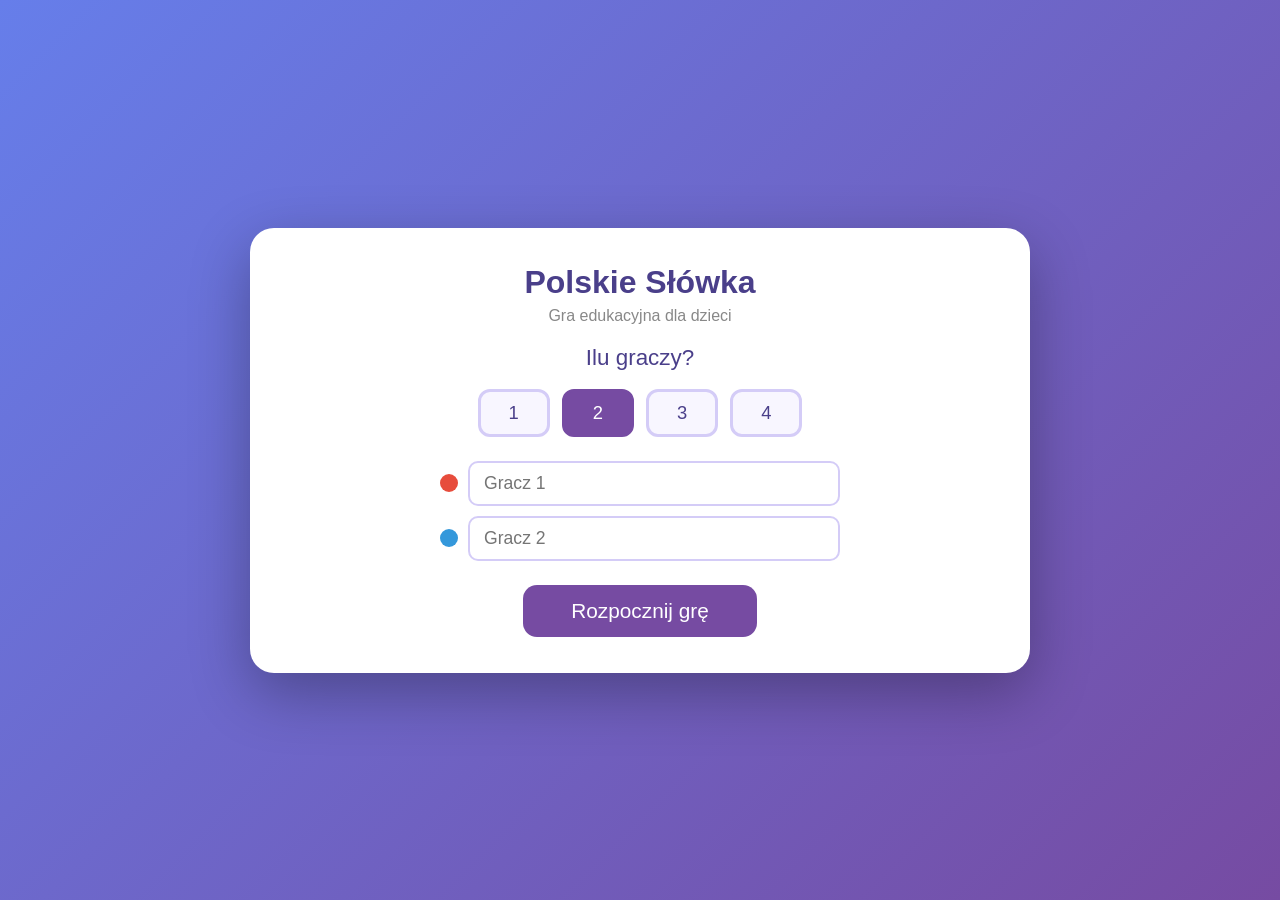
<file: index.html>
<!DOCTYPE html>
<html lang="pl">
<head>
    <meta charset="UTF-8">
    <meta name="viewport" content="width=device-width, initial-scale=1.0">
    <title>Polskie Słówka - Gra Edukacyjna</title>
    <link rel="stylesheet" href="style.css">
</head>
<body>
<div class="game-container">

    <!-- ═══ EKRAN USTAWIEŃ ═══ -->
    <div id="setup-screen" class="screen active">
        <h1>Polskie Słówka</h1>
        <p class="subtitle">Gra edukacyjna dla dzieci</p>

        <p class="setup-title">Ilu graczy?</p>
        <div class="player-count-btns" id="count-btns">
            <button onclick="setPlayerCount(1)" id="cnt-1">1</button>
            <button onclick="setPlayerCount(2)" id="cnt-2" class="selected">2</button>
            <button onclick="setPlayerCount(3)" id="cnt-3">3</button>
            <button onclick="setPlayerCount(4)" id="cnt-4">4</button>
        </div>

        <div class="player-inputs" id="player-inputs"></div>

        <button class="btn-primary" onclick="startGame()">Rozpocznij grę</button>
    </div>

    <!-- ═══ EKRAN PRZEKAZANIA ═══ -->
    <div id="handoff-screen" class="screen">
        <h1>Polskie Słówka</h1>
        <div class="handoff-card">
            <div class="handoff-name" id="handoff-name"></div>
            <div class="handoff-sub" id="handoff-sub">Twoja kolej! Przygotuj się.</div>
            <button class="btn-primary" id="handoff-btn">Gotowy!</button>
        </div>
    </div>

    <!-- ═══ FAZA 1: UZUPEŁNIANIE ZDAŃ ═══ -->
    <div id="phase1-screen" class="screen">
        <div class="player-banner" id="p1-banner"></div>

        <div class="status-bar">
            <div class="status-pill">Runda: <strong id="p1-round">1</strong> / <strong id="p1-rounds-total">5</strong></div>
            <div class="timer-wrap">
                <div class="timer-display" id="timer-display">60</div>
                <div class="timer-bar-track">
                    <div class="timer-bar-fill" id="timer-bar"></div>
                </div>
            </div>
            <div class="status-pill">Wynik: <strong id="p1-score">0</strong> pkt</div>
        </div>

        <div class="sentence-box">
            <p id="sentence"></p>
            <p class="hint" id="p1-hint"></p>
        </div>

        <p class="suggestions-label">Podpowiedzi:</p>
        <div class="suggestions" id="suggestions"></div>
        <div class="feedback" id="p1-feedback"></div>

        <div id="p1-input-section">
            <div class="input-area">
                <input type="text" id="p1-answer" placeholder="Wpisz słowo…" autocomplete="off">
                <button id="p1-check-btn" onclick="p1CheckAnswer()">Sprawdź</button>
            </div>
            <div class="polish-keys" id="p1-polish-keys">
                <button onclick="insertCharTo('p1-answer','ą')">ą</button>
                <button onclick="insertCharTo('p1-answer','ć')">ć</button>
                <button onclick="insertCharTo('p1-answer','ę')">ę</button>
                <button onclick="insertCharTo('p1-answer','ł')">ł</button>
                <button onclick="insertCharTo('p1-answer','ń')">ń</button>
                <button onclick="insertCharTo('p1-answer','ó')">ó</button>
                <button onclick="insertCharTo('p1-answer','ś')">ś</button>
                <button onclick="insertCharTo('p1-answer','ź')">ź</button>
                <button onclick="insertCharTo('p1-answer','ż')">ż</button>
            </div>
        </div>

        <button class="next-btn hidden" id="p1-next-btn" onclick="p1Next()">Dalej ▶</button>
        <div class="scoreboard" id="p1-scoreboard"></div>
    </div>

    <!-- ═══ EKRAN PRZEJŚCIA MIĘDZY FAZAMI ═══ -->
    <div id="transition-screen" class="screen">
        <div class="phase-icon">🔤</div>
        <div class="phase-title">Faza 2: Szubienica!</div>
        <div class="phase-desc">
            Odgadnij słowo litera po literze.<br>
            Każdy gracz samodzielnie zgaduje swoje słowo.<br>
            Masz 7 szans na błąd w każdej rundzie!
        </div>
        <button class="btn-primary" onclick="startPhase2()">Zaczynamy!</button>
    </div>

    <!-- ═══ FAZA 2: SZUBIENICA ═══ -->
    <div id="phase2-screen" class="screen">
        <div class="player-banner" id="p2-banner"></div>

        <div class="hangman-info">
            <div class="status-pill">Runda: <strong id="p2-round">1</strong> / <strong id="p2-rounds-total">2</strong></div>
            <div class="status-pill">Wynik: <strong id="p2-score">0</strong> pkt</div>
        </div>

        <p class="hint" id="p2-hint" style="margin-bottom:14px;"></p>
        <div class="word-display" id="word-display"></div>
        <div class="wrong-counter" id="wrong-counter"></div>
        <div class="feedback" id="p2-feedback"></div>

        <div id="p2-play-area">
            <div class="alphabet-grid" id="alphabet-grid"></div>

            <details class="guess-word-section">
                <summary>Zgadnij całe słowo</summary>
                <div class="input-area" style="margin-top:8px;">
                    <input type="text" id="p2-word-input" placeholder="Wpisz całe słowo…" autocomplete="off">
                    <button class="btn-action" onclick="p2GuessWord()">Zgadnij</button>
                </div>
                <div class="polish-keys">
                    <button onclick="insertCharTo('p2-word-input','ą')">ą</button>
                    <button onclick="insertCharTo('p2-word-input','ć')">ć</button>
                    <button onclick="insertCharTo('p2-word-input','ę')">ę</button>
                    <button onclick="insertCharTo('p2-word-input','ł')">ł</button>
                    <button onclick="insertCharTo('p2-word-input','ń')">ń</button>
                    <button onclick="insertCharTo('p2-word-input','ó')">ó</button>
                    <button onclick="insertCharTo('p2-word-input','ś')">ś</button>
                    <button onclick="insertCharTo('p2-word-input','ź')">ź</button>
                    <button onclick="insertCharTo('p2-word-input','ż')">ż</button>
                </div>
            </details>
        </div>

        <button class="next-btn hidden" id="p2-next-btn" onclick="p2NextRound()">Następna runda ▶</button>
        <div class="scoreboard" id="p2-scoreboard"></div>
    </div>

    <!-- ═══ EKRAN PRZEJŚCIA DO FAZY 3 ═══ -->
    <div id="transition2-screen" class="screen">
        <div class="phase-icon">🇬🇧➡🇵🇱</div>
        <div class="phase-title">Faza 3: Tłumaczenie!</div>
        <div class="phase-desc">
            Przetłumacz angielskie słowo na polski.<br>
            Każdy gracz ma 3 słowa do przetłumaczenia.<br>
            Brak podpowiedzi — musisz znać tłumaczenie!
        </div>
        <button class="btn-primary" onclick="startPhase3()">Zaczynamy!</button>
    </div>

    <!-- ═══ FAZA 3: TŁUMACZENIE ═══ -->
    <div id="phase3-screen" class="screen">
        <div class="player-banner" id="p3-banner"></div>

        <div class="hangman-info">
            <div class="status-pill">Słowo: <strong id="p3-round">1</strong> / <strong id="p3-rounds-total">3</strong></div>
            <div class="status-pill">Wynik: <strong id="p3-score">0</strong> pkt</div>
        </div>

        <div class="sentence-box">
            <p class="p3-english-label">Przetłumacz na polski:</p>
            <p id="p3-english-word" class="p3-english-word"></p>
        </div>

        <div class="feedback" id="p3-feedback"></div>

        <div id="p3-input-section">
            <div class="input-area">
                <input type="text" id="p3-answer" placeholder="Wpisz tłumaczenie…" autocomplete="off">
                <button id="p3-check-btn" onclick="p3CheckAnswer()">Sprawdź</button>
            </div>
            <div class="polish-keys">
                <button onclick="insertCharTo('p3-answer','ą')">ą</button>
                <button onclick="insertCharTo('p3-answer','ć')">ć</button>
                <button onclick="insertCharTo('p3-answer','ę')">ę</button>
                <button onclick="insertCharTo('p3-answer','ł')">ł</button>
                <button onclick="insertCharTo('p3-answer','ń')">ń</button>
                <button onclick="insertCharTo('p3-answer','ó')">ó</button>
                <button onclick="insertCharTo('p3-answer','ś')">ś</button>
                <button onclick="insertCharTo('p3-answer','ź')">ź</button>
                <button onclick="insertCharTo('p3-answer','ż')">ż</button>
            </div>
        </div>

        <button class="next-btn hidden" id="p3-next-btn" onclick="p3Next()">Dalej ▶</button>
        <div class="scoreboard" id="p3-scoreboard"></div>
    </div>

    <!-- ═══ EKRAN PRZEJŚCIA DO QUIZU O POLSCE ═══ -->
    <div id="transition-quiz-screen" class="screen">
        <div class="phase-icon">🇵🇱</div>
        <div class="phase-title">Faza 4: Wiedza o Polsce!</div>
        <div class="phase-desc">
            Sprawdź swoją wiedzę o Polsce!<br>
            Każdy gracz odpowiada na 2 pytania.<br>
            Wybierz poprawną odpowiedź z czterech możliwości.
        </div>
        <button class="btn-primary" onclick="startQuiz()">Zaczynamy!</button>
    </div>

    <!-- ═══ FAZA 4: QUIZ O POLSCE ═══ -->
    <div id="quiz-screen" class="screen">
        <div class="player-banner" id="pq-banner"></div>

        <div class="hangman-info">
            <div class="status-pill">Pytanie: <strong id="pq-round">1</strong> / <strong id="pq-rounds-total">2</strong></div>
            <div class="status-pill">Wynik: <strong id="pq-score">0</strong> pkt</div>
        </div>

        <div class="sentence-box">
            <p id="pq-question" class="pq-question"></p>
        </div>

        <div class="quiz-options" id="pq-options"></div>

        <div class="feedback" id="pq-feedback"></div>

        <button class="next-btn hidden" id="pq-next-btn" onclick="pqNext()">Dalej ▶</button>
        <div class="scoreboard" id="pq-scoreboard"></div>
    </div>

    <!-- ═══ EKRAN PRZEJŚCIA DO BITWY ═══ -->
    <div id="battle-transition-screen" class="screen">
        <div class="phase-icon">🏹</div>
        <div class="phase-title" id="battle-transition-title">Bitwa Łuczników!</div>
        <div class="phase-desc" id="battle-transition-desc">
            Czas na bitwę! Za każde 5 punktów z tej fazy<br>
            otrzymujesz 1 strzałę z łuku.<br>
            Zwykła strzała: 1 obrażenie (koszt: 1). Paląca: 2 obrażenia (koszt: 2).<br>
            Za 1 strzałę: tarcza lub zbroja (+1 HP).
        </div>
        <div class="shots-summary" id="shots-summary"></div>
        <button class="btn-primary" onclick="startBattleRound()">Do boju!</button>
    </div>

    <!-- ═══ FAZA 4: OBLĘŻENIE ZAMKÓW ═══ -->
    <div id="phase4-screen" class="screen">
        <canvas id="castle-canvas" width="700" height="380"></canvas>
        <div id="castle-wind" class="castle-info-text"></div>
        <div class="castle-turn-info">
            Tura: <span class="castle-pn" id="castle-turn-name"></span>
            &nbsp;|&nbsp; Strzały: <strong id="castle-shots-left">0</strong>
        </div>
        <div class="castle-shop">
            <button id="castle-buy-shield" class="castle-shop-btn" onclick="castleBuyShield()">🛡️ Tarcza +1 HP (1 strzała)</button>
            <button id="castle-buy-armor" class="castle-shop-btn" onclick="castleBuyArmor()">🪖 Zbroja +1 HP (1 strzała)</button>
        </div>
        <div class="castle-controls">
            <button id="castle-arrow-btn" class="castle-arrow-btn" onclick="castleToggleArrow()">🪨 Zwykły głaz (1)</button>
            <button id="castle-dir-btn" class="castle-dir-btn" onclick="castleToggleDir()">← Lewo</button>
            <div class="castle-ctrl-group">
                <label>Kąt:</label>
                <input type="range" id="castle-angle" min="5" max="85" value="45">
                <span class="castle-val" id="castle-angle-val">45°</span>
            </div>
            <div class="castle-ctrl-group">
                <label>Siła:</label>
                <input type="range" id="castle-power" min="10" max="100" value="50">
                <span class="castle-val" id="castle-power-val">50</span>
            </div>
            <button id="castle-fire-btn" class="castle-fire-btn" onclick="castleFire()">Ognia!</button>
        </div>
    </div>

    <!-- ═══ EKRAN KOŃCOWY ═══ -->
    <div id="end-screen" class="screen">
        <h2>Koniec gry!</h2>
        <div class="leaderboard" id="leaderboard"></div>
        <button class="btn-primary" onclick="backToSetup()">Zagraj ponownie</button>
    </div>

</div>

<script src="data.js"></script>
<script src="game.js"></script>
</body>
</html>
</file>
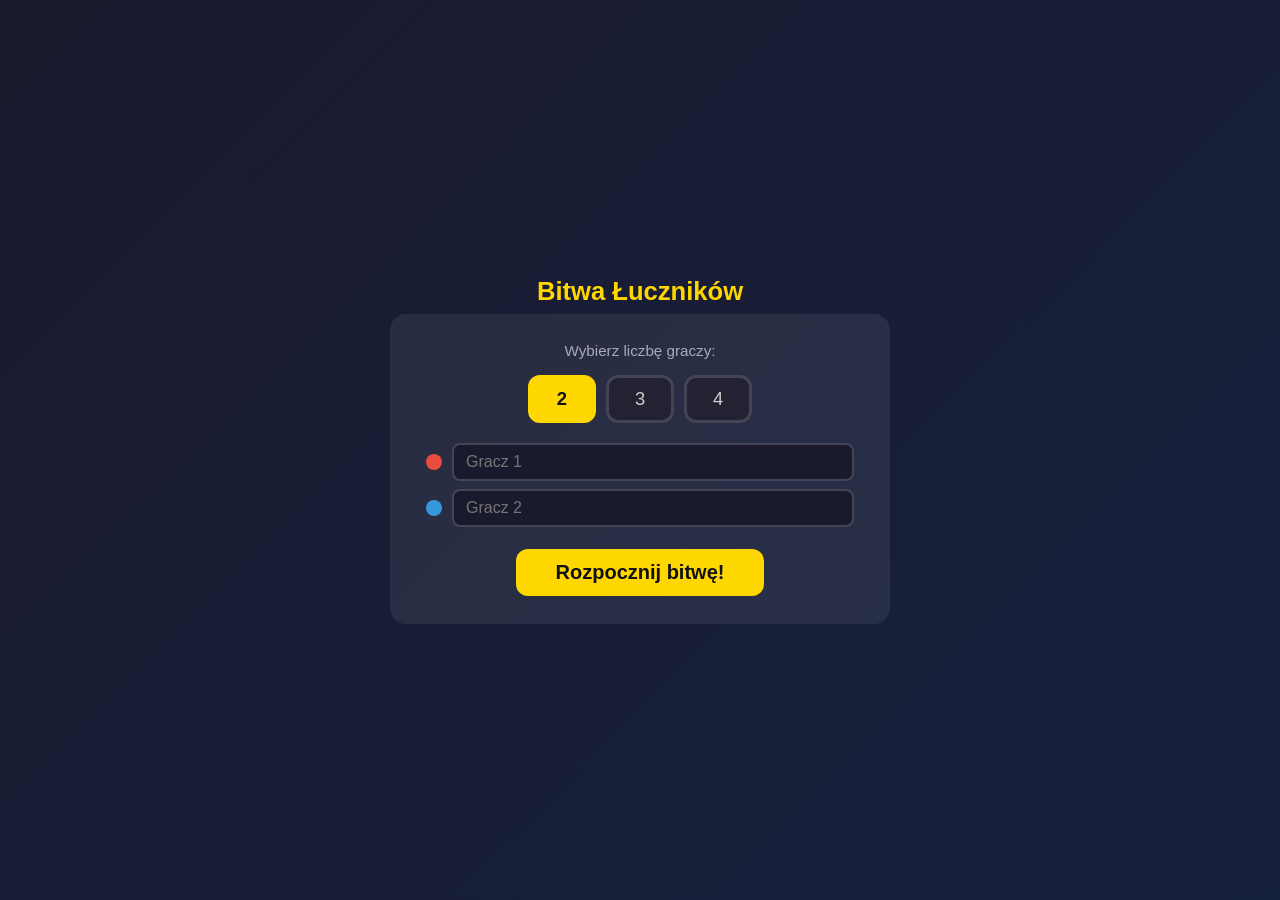
<file: castle.html>
<!DOCTYPE html>
<html lang="pl">
<head>
    <meta charset="UTF-8">
    <meta name="viewport" content="width=device-width, initial-scale=1.0">
    <title>Bitwa Łuczników</title>
    <style>
        * { margin: 0; padding: 0; box-sizing: border-box; }
        body {
            background: linear-gradient(135deg, #1a1a2e 0%, #16213e 100%);
            min-height: 100vh; display: flex; flex-direction: column;
            align-items: center; justify-content: center;
            font-family: 'Segoe UI', Tahoma, sans-serif; padding: 10px;
        }
        h1 { color: #ffd700; font-size: 1.6em; margin-bottom: 8px; text-align: center; }
        .subtitle { color: #aab; font-size: 0.95em; margin-bottom: 16px; text-align: center; }
        canvas {
            border-radius: 12px; display: block;
            box-shadow: 0 8px 32px rgba(0,0,0,0.5);
            max-width: 100%; height: auto;
        }

        /* Setup */
        #setup {
            background: rgba(255,255,255,0.07); border-radius: 16px;
            padding: 28px 36px; max-width: 500px; width: 100%;
            text-align: center;
        }
        .count-btns { display: flex; gap: 10px; justify-content: center; margin: 14px 0 20px; }
        .count-btns button {
            font-size: 1.15em; padding: 10px 26px; border: 3px solid #445;
            border-radius: 12px; background: #223; color: #ccc; cursor: pointer;
        }
        .count-btns button.sel { background: #ffd700; color: #111; border-color: #ffd700; font-weight: bold; }
        .pname-row { display: flex; align-items: center; gap: 10px; margin-bottom: 8px; }
        .pname-dot { width: 16px; height: 16px; border-radius: 50%; flex-shrink: 0; }
        .pname-row input {
            flex: 1; font-size: 1em; padding: 8px 12px; border: 2px solid #445;
            border-radius: 8px; background: #1a1a2e; color: #eee; outline: none;
        }
        .pname-row input:focus { border-color: #ffd700; }
        .start-btn {
            font-size: 1.25em; padding: 12px 40px; background: #ffd700; color: #111;
            border: none; border-radius: 12px; cursor: pointer; font-weight: bold;
            margin-top: 14px;
        }
        .start-btn:hover { background: #ffed4a; }

        /* Game UI */
        #game-ui { display: none; text-align: center; }
        .controls {
            display: flex; gap: 12px; align-items: center; justify-content: center;
            flex-wrap: wrap; margin-top: 10px; color: #fff;
        }
        .control-group { display: flex; align-items: center; gap: 8px; }
        .control-group label { font-size: 1em; min-width: 50px; }
        .control-group input[type=range] { width: 130px; accent-color: #ffd700; }
        .control-group .val { font-weight: bold; min-width: 36px; color: #ffd700; }
        #dir-btn {
            font-size: 1.1em; padding: 8px 18px; background: #445; color: #ffd700;
            border: 2px solid #ffd700; border-radius: 10px; cursor: pointer;
        }
        #arrow-btn {
            font-size: 1.1em; padding: 8px 16px; background: #334; color: #aad;
            border: 2px solid #556; border-radius: 10px; cursor: pointer;
            transition: background 0.2s, color 0.2s;
        }
        #arrow-btn.fire {
            background: #5a1a00; color: #ff9944;
            border-color: #ff6600;
        }
        #fire-btn {
            font-size: 1.2em; padding: 10px 32px; background: #e74c3c;
            color: #fff; border: none; border-radius: 10px; cursor: pointer;
            transition: background 0.2s, transform 0.1s;
        }
        #fire-btn:hover:not(:disabled) { background: #c0392b; transform: scale(1.05); }
        #fire-btn:disabled { background: #555; cursor: default; }
        .turn-info { color: #fff; font-size: 1.1em; margin-top: 8px; }
        .turn-info .pn { font-weight: bold; font-size: 1.2em; }
        #wind-info { color: #aad; font-size: 0.95em; margin-top: 4px; }
        #shots-info { color: #ffd700; font-size: 0.95em; margin-top: 2px; }
        #restart-btn {
            font-size: 1.1em; padding: 10px 28px; background: #27ae60;
            color: #fff; border: none; border-radius: 10px; cursor: pointer;
            margin-top: 10px; display: none;
        }
        #restart-btn:hover { background: #219a52; }
        .legend { color: #888; font-size: 0.82em; margin-top: 6px; }
        .shop { display: flex; gap: 10px; justify-content: center; margin-top: 8px; }
        .shop-btn {
            font-size: 0.95em; padding: 6px 14px; background: #1a3a2a;
            color: #4caf50; border: 2px solid #2e7d32; border-radius: 10px;
            cursor: pointer; transition: all 0.2s;
        }
        .shop-btn:hover:not(:disabled) { background: #2e5a3a; border-color: #4caf50; }
        .shop-btn:disabled { background: #333; color: #666; border-color: #555; cursor: default; }
    </style>
</head>
<body>

<h1>Bitwa Łuczników</h1>

<!-- SETUP -->
<div id="setup">
    <p class="subtitle">Wybierz liczbę graczy:</p>
    <div class="count-btns" id="count-btns"></div>
    <div id="pname-list"></div>
    <button class="start-btn" onclick="startGame()">Rozpocznij bitwę!</button>
</div>

<!-- GAME -->
<div id="game-ui">
    <canvas id="game" width="900" height="460"></canvas>
    <div id="wind-info"></div>
    <div id="shots-info"></div>
    <div class="turn-info">Tura: <span class="pn" id="turn-name"></span></div>
    <div class="shop">
        <button id="buy-shield" class="shop-btn" onclick="buyShield()">🛡️ Tarcza +1 HP (1 strzała)</button>
        <button id="buy-armor" class="shop-btn" onclick="buyArmor()">🪖 Zbroja +1 HP (1 strzała)</button>
    </div>
    <div class="controls">
        <button id="arrow-btn" onclick="toggleArrow()">🪨 Zwykły głaz (1)</button>
        <button id="dir-btn" onclick="toggleDir()">← Lewo</button>
        <div class="control-group">
            <label>Kąt:</label>
            <input type="range" id="angle" min="5" max="85" value="45">
            <span class="val" id="angle-val">45°</span>
        </div>
        <div class="control-group">
            <label>Siła:</label>
            <input type="range" id="power" min="10" max="100" value="50">
            <span class="val" id="power-val">50</span>
        </div>
        <button id="fire-btn" onclick="fire()">Ognia!</button>
    </div>
    <div class="legend">Klawiatura: ↑↓ kąt · ←→ siła · D kierunek · F typ strzały · Enter/Spacja ogień · Za 1 strzałę: tarcza lub zbroja (+1 HP)</div>
    <button id="restart-btn" onclick="backToSetup()">Zagraj ponownie</button>
</div>

<script>
const canvas = document.getElementById('game');
const ctx = canvas.getContext('2d');
const W = canvas.width, H = canvas.height;
const GRAVITY = 0.15;
const HITS_TO_WIN = 10;
const CW = 34, CH = 58;   // wieza
const CAT_OFF = 32;       // odsuniecie katapulty przed wieza

const PCOLORS = ['#e74c3c','#3498db','#27ae60','#f39c12'];
const PDEFAULTS = ['Gracz 1','Gracz 2','Gracz 3','Gracz 4'];

let terrain = [];
let layout = [];
let playerCount = 2;
let players = [];
let castles = [];
let currentPlayer = 0;
let aimDir = 1;
let projectile = null;
let particles = [];
let trail = [];
let gameOver = false;
let wind = 0;
let canFire = true;
let alivePlayers = [];
let baseGround;
let fireArrow = false;

/* ═══ SETUP ═══ */

function buildSetup() {
    const btns = document.getElementById('count-btns');
    btns.innerHTML = '';
    for (let n = 2; n <= 4; n++) {
        const b = document.createElement('button');
        b.textContent = n;
        b.id = 'cnt-' + n;
        if (n === playerCount) b.className = 'sel';
        b.onclick = () => pickCount(n);
        btns.appendChild(b);
    }
    renderNameInputs();
}

function pickCount(n) {
    playerCount = n;
    document.querySelectorAll('#count-btns button').forEach(b => b.className = '');
    document.getElementById('cnt-' + n).className = 'sel';
    renderNameInputs();
}

function renderNameInputs() {
    const c = document.getElementById('pname-list');
    c.innerHTML = '';
    for (let i = 0; i < playerCount; i++) {
        const row = document.createElement('div');
        row.className = 'pname-row';
        row.innerHTML =
            `<div class="pname-dot" style="background:${PCOLORS[i]}"></div>` +
            `<input id="pn-${i}" placeholder="${PDEFAULTS[i]}" maxlength="14">`;
        c.appendChild(row);
    }
}

function startGame() {
    players = [];
    for (let i = 0; i < playerCount; i++) {
        const inp = document.getElementById('pn-' + i);
        const name = (inp && inp.value.trim()) || PDEFAULTS[i];
        players.push({ name, color: PCOLORS[i], shots: 10 });
    }

    document.getElementById('setup').style.display = 'none';
    document.getElementById('game-ui').style.display = 'block';

    baseGround = H - 50;
    generateLayout();
    buildTerrain();
    initCastles();
    alivePlayers = players.map((_, i) => i);
    currentPlayer = 0;
    aimDir = 1;
    gameOver = false;
    projectile = null;
    particles = [];
    trail = [];
    canFire = true;
    document.getElementById('fire-btn').disabled = false;
    fireArrow = false;
    resetArrowBtn();

    randomWind();
    setDefaultDir();
    updateTurnUI();
    draw();
}

function backToSetup() {
    document.getElementById('game-ui').style.display = 'none';
    document.getElementById('setup').style.display = 'block';
    document.getElementById('restart-btn').style.display = 'none';
    buildSetup();
}

/* ═══ TERRAIN ═══ */

function generateLayout() {
    const margin = 70, minGap = 120;
    const positions = [];
    for (let i = 0; i < playerCount; i++) {
        let attempts = 0, cx;
        do {
            cx = margin + Math.random() * (W - 2 * margin);
            attempts++;
        } while (attempts < 200 && positions.some(px => Math.abs(px - cx) < minGap));
        positions.push(cx);
    }
    positions.sort((a, b) => a - b);
    layout = positions.map(cx => ({ x: cx, hill: Math.random() * 70 }));
}

let obstacles = [];

function buildTerrain() {
    terrain = new Array(W);
    for (let x = 0; x < W; x++) terrain[x] = baseGround;

    layout.forEach(cfg => {
        if (cfg.hill > 10) {
            const hillWidth = 80 + Math.random() * 40;
            for (let x = 0; x < W; x++) {
                const dist = Math.abs(x - cfg.x);
                if (dist < hillWidth) {
                    const t = 1 - dist / hillWidth;
                    terrain[x] -= cfg.hill * (0.5 + 0.5 * Math.cos(Math.PI * (1 - t)));
                }
            }
        }
    });

    // Extra random hills (2-4 additional)
    const extraHills = 2 + Math.floor(Math.random() * 3);
    for (let h = 0; h < extraHills; h++) {
        const hx = 40 + Math.random() * (W - 80);
        const hh = 15 + Math.random() * 50;
        const hw = 50 + Math.random() * 60;
        for (let x = 0; x < W; x++) {
            const dist = Math.abs(x - hx);
            if (dist < hw) {
                const t = 1 - dist / hw;
                terrain[x] -= hh * (0.5 + 0.5 * Math.cos(Math.PI * (1 - t)));
            }
        }
    }

    const seed1 = Math.random() * 10, seed2 = Math.random() * 10;
    for (let x = 0; x < W; x++) {
        terrain[x] += Math.sin(x * 0.015 + seed1) * 4 + Math.sin(x * 0.04 + seed2) * 2;
    }

    // Generate obstacles (1-2 trees or bushes)
    obstacles = [];
    const numObs = 2 + Math.floor(Math.random() * 3);
    const playerXs = layout.map(c => c.x);
    for (let i = 0; i < numObs; i++) {
        let ox, attempts = 0;
        do {
            ox = 50 + Math.random() * (W - 100);
            attempts++;
        } while (attempts < 100 && playerXs.some(px => Math.abs(px - ox) < 85));
        const gy = terrainAt(ox);
        const type = Math.random() < 0.5 ? 'tree' : 'bush';
        obstacles.push({ x: ox, groundY: gy, type });
    }
}

function drawObstacles() {
    obstacles.forEach(ob => {
        const x = ob.x, gy = ob.groundY;
        if (ob.type === 'tree') {
            ctx.fillStyle = '#5a3a1a';
            ctx.fillRect(x - 3, gy - 28, 6, 28);
            ctx.fillStyle = '#2d6b1e';
            ctx.beginPath();
            ctx.moveTo(x - 16, gy - 24);
            ctx.lineTo(x, gy - 50);
            ctx.lineTo(x + 16, gy - 24);
            ctx.fill();
            ctx.fillStyle = '#3a8a28';
            ctx.beginPath();
            ctx.moveTo(x - 12, gy - 32);
            ctx.lineTo(x, gy - 52);
            ctx.lineTo(x + 12, gy - 32);
            ctx.fill();
        } else {
            ctx.fillStyle = '#3d7a2a';
            ctx.beginPath(); ctx.arc(x, gy - 8, 10, 0, Math.PI * 2); ctx.fill();
            ctx.fillStyle = '#4a9a35';
            ctx.beginPath(); ctx.arc(x - 6, gy - 10, 7, 0, Math.PI * 2); ctx.fill();
            ctx.beginPath(); ctx.arc(x + 6, gy - 10, 7, 0, Math.PI * 2); ctx.fill();
        }
    });
}

function terrainAt(x) {
    return terrain[Math.max(0, Math.min(W - 1, Math.round(x)))];
}

/* ═══ INIT ═══ */

function initCastles() {
    castles = layout.map((cfg, i) => {
        const gy = terrainAt(cfg.x);
        return {
            x: cfg.x - CW / 2, y: gy - CH, groundY: gy,
            w: CW, h: CH, hp: HITS_TO_WIN, maxHp: HITS_TO_WIN,
            color: PCOLORS[i], alive: true,
            facing: cfg.x < W / 2 ? 1 : -1,
            hasShield: false, hasArmor: false,
            roundShield: false, roundArmor: false
        };
    });
    updateFacings();
}

/* Katapulta staje po stronie najblizszego przeciwnika */
function updateFacings() {
    castles.forEach((c, i) => {
        const mx = c.x + c.w / 2;
        let bestX = null, bestD = Infinity;
        castles.forEach((o, j) => {
            if (i === j) return;
            const ox = o.x + o.w / 2;
            const d = Math.abs(ox - mx);
            if (d < bestD) { bestD = d; bestX = ox; }
        });
        c.facing = bestX === null ? (mx < W / 2 ? 1 : -1) : (bestX >= mx ? 1 : -1);
    });
}

/* ═══ DRAW ═══ */

function drawSky() {
    const grad = ctx.createLinearGradient(0, 0, 0, baseGround);
    grad.addColorStop(0, '#0a1628');
    grad.addColorStop(0.5, '#1a3050');
    grad.addColorStop(1, '#2a5080');
    ctx.fillStyle = grad;
    ctx.fillRect(0, 0, W, H);

    ctx.fillStyle = '#fff';
    for (let i = 0; i < 40; i++) {
        const sx = (i * 137 + 50) % W;
        const sy = (i * 97 + 20) % (baseGround - 70);
        ctx.fillRect(sx, sy, (i % 3 === 0) ? 2 : 1, (i % 3 === 0) ? 2 : 1);
    }

    ctx.beginPath(); ctx.arc(W / 2, 42, 18, 0, Math.PI * 2);
    ctx.fillStyle = '#ffe9a0'; ctx.fill();
    ctx.beginPath(); ctx.arc(W / 2 + 6, 39, 14, 0, Math.PI * 2);
    ctx.fillStyle = '#0a1628'; ctx.fill();
}

function drawTerrain() {
    ctx.beginPath();
    ctx.moveTo(0, H);
    for (let x = 0; x < W; x++) ctx.lineTo(x, terrain[x]);
    ctx.lineTo(W, H);
    ctx.closePath();

    const gG = ctx.createLinearGradient(0, baseGround - 70, 0, H);
    gG.addColorStop(0, '#3d7a2a');
    gG.addColorStop(0.3, '#2d5a1e');
    gG.addColorStop(1, '#1a3a10');
    ctx.fillStyle = gG;
    ctx.fill();

    ctx.strokeStyle = '#5a9a38'; ctx.lineWidth = 2;
    ctx.beginPath(); ctx.moveTo(0, terrain[0]);
    for (let x = 1; x < W; x += 2) ctx.lineTo(x, terrain[x]);
    ctx.stroke();
}

function darken(hex, amt) {
    const n = parseInt(hex.slice(1), 16);
    let r = Math.max(0, (n >> 16) - amt);
    let g = Math.max(0, ((n >> 8) & 0xff) - amt);
    let b = Math.max(0, (n & 0xff) - amt);
    return '#' + ((r << 16) | (g << 8) | b).toString(16).padStart(6, '0');
}

function drawTower(c, idx) {
    if (!c.alive) return;
    const maxHp = c.maxHp || HITS_TO_WIN;
    const dmg = maxHp - c.hp;
    const cx = c.x + c.w / 2;
    const baseY = c.groundY;
    const topY = baseY - CH;                        // korona murow
    const col = darken(c.color, Math.min(dmg * 7, 55));
    const dark = darken(col, 45);

    // Korpus wiezy
    const body = ctx.createLinearGradient(c.x, 0, c.x + c.w, 0);
    body.addColorStop(0, dark);
    body.addColorStop(0.35, col);
    body.addColorStop(1, dark);
    ctx.fillStyle = body;
    ctx.fillRect(c.x, topY, c.w, CH);

    // Kamienne warstwy
    ctx.strokeStyle = 'rgba(0,0,0,0.3)'; ctx.lineWidth = 1;
    let row = 0;
    for (let y = topY; y < baseY - 2; y += 9, row++) {
        ctx.beginPath(); ctx.moveTo(c.x, y); ctx.lineTo(c.x + c.w, y); ctx.stroke();
        const off = (row % 2) * (c.w / 4);
        for (let jx = c.x + off + c.w / 4; jx < c.x + c.w - 1; jx += c.w / 2) {
            ctx.beginPath();
            ctx.moveTo(jx, y); ctx.lineTo(jx, Math.min(y + 9, baseY));
            ctx.stroke();
        }
    }

    // Blanki
    const mw = c.w / 5;
    for (let m = 0; m < 3; m++) {
        const mx = c.x + m * mw * 2;
        ctx.fillStyle = col; ctx.fillRect(mx, topY - 8, mw, 8);
        ctx.strokeStyle = dark; ctx.lineWidth = 1; ctx.strokeRect(mx, topY - 8, mw, 8);
    }

    // Okno strzelnicze
    ctx.fillStyle = '#14100c';
    ctx.fillRect(cx - 2, topY + 11, 4, 11);
    ctx.beginPath(); ctx.arc(cx, topY + 11, 2, Math.PI, 0); ctx.fill();

    // Brama
    const dw = 13, dh = 17;
    ctx.fillStyle = '#4a2f14';
    ctx.beginPath();
    ctx.moveTo(cx - dw / 2, baseY);
    ctx.lineTo(cx - dw / 2, baseY - dh + 6);
    ctx.arc(cx, baseY - dh + 6, dw / 2, Math.PI, 0);
    ctx.lineTo(cx + dw / 2, baseY);
    ctx.closePath();
    ctx.fill();
    ctx.strokeStyle = '#2a1a08'; ctx.lineWidth = 1; ctx.stroke();
    ctx.strokeStyle = '#6b4a22';
    ctx.beginPath();
    ctx.moveTo(cx - dw / 2, baseY - 6); ctx.lineTo(cx + dw / 2, baseY - 6);
    ctx.stroke();

    // Zbroja: zelazne obrecze
    if (c.hasArmor) {
        ctx.strokeStyle = 'rgba(205,212,224,0.8)'; ctx.lineWidth = 2.5;
        [topY + 27, topY + 45].forEach(y => {
            ctx.beginPath(); ctx.moveTo(c.x - 1, y); ctx.lineTo(c.x + c.w + 1, y); ctx.stroke();
            ctx.fillStyle = '#e4e9f2';
            [c.x + 3, c.x + c.w - 3].forEach(rx => {
                ctx.beginPath(); ctx.arc(rx, y, 1.4, 0, Math.PI * 2); ctx.fill();
            });
        });
    }

    // Tarcza zawieszona na murze
    if (c.hasShield) {
        const sy = topY + 34;
        ctx.fillStyle = 'rgba(100,149,237,0.9)';
        ctx.strokeStyle = '#eaf0ff'; ctx.lineWidth = 1.3;
        ctx.beginPath();
        ctx.moveTo(cx - 7, sy - 8);
        ctx.lineTo(cx + 7, sy - 8);
        ctx.lineTo(cx + 7, sy + 1);
        ctx.quadraticCurveTo(cx, sy + 9, cx - 7, sy + 1);
        ctx.closePath();
        ctx.fill(); ctx.stroke();
        ctx.lineWidth = 1;
        ctx.beginPath();
        ctx.moveTo(cx, sy - 8); ctx.lineTo(cx, sy + 5);
        ctx.moveTo(cx - 7, sy - 3); ctx.lineTo(cx + 7, sy - 3);
        ctx.stroke();
    }

    // Pekniecia od trafien
    if (dmg > 0) {
        ctx.strokeStyle = 'rgba(18,12,8,0.8)'; ctx.lineWidth = 1.2;
        for (let i = 0; i < Math.min(dmg, 8); i++) {
            const s = idx * 37 + i * 91 + 13;
            const sx = c.x + 4 + (s % (c.w - 8));
            const sy = topY + 8 + ((s * 7) % (CH - 20));
            ctx.beginPath();
            ctx.moveTo(sx, sy);
            ctx.lineTo(sx + (s % 5) - 2, sy + 5);
            ctx.lineTo(sx + (s % 7) - 3, sy + 10);
            ctx.stroke();
        }
    }

    // Maszt i choragiew (powiewa zgodnie z wiatrem)
    const poleTop = topY - 26;
    ctx.strokeStyle = '#6a5a44'; ctx.lineWidth = 1.5;
    ctx.beginPath(); ctx.moveTo(cx, topY - 8); ctx.lineTo(cx, poleTop); ctx.stroke();
    const fd = wind >= 0 ? 1 : -1;
    ctx.fillStyle = c.color;
    ctx.beginPath();
    ctx.moveTo(cx, poleTop);
    ctx.lineTo(cx + fd * 14, poleTop + 4);
    ctx.lineTo(cx, poleTop + 9);
    ctx.closePath(); ctx.fill();

    // Pasek HP
    const bw = 38, bh = 5;
    const bx = cx - bw / 2, by = topY - 38;
    ctx.fillStyle = 'rgba(0,0,0,0.5)'; ctx.fillRect(bx - 1, by - 1, bw + 2, bh + 2);
    ctx.fillStyle = '#444'; ctx.fillRect(bx, by, bw, bh);
    const pct = c.hp / maxHp;
    ctx.fillStyle = pct > 0.4 ? '#2ecc71' : pct > 0.2 ? '#f39c12' : '#e74c3c';
    ctx.fillRect(bx, by, bw * pct, bh);

    ctx.fillStyle = '#fff'; ctx.font = 'bold 9px sans-serif'; ctx.textAlign = 'center';
    ctx.fillText(c.hp + '/' + maxHp, cx, by - 2);

    ctx.fillStyle = c.color; ctx.font = 'bold 11px sans-serif';
    ctx.fillText(players[idx].name, cx, by - 13);

    if (idx === currentPlayer && canFire && !gameOver) {
        ctx.strokeStyle = '#ffd700'; ctx.lineWidth = 1.5; ctx.setLineDash([3, 3]);
        ctx.strokeRect(c.x - 4, topY - 12, c.w + 8, CH + 16);
        ctx.setLineDash([]);
    }
}

/* Pozycja katapulty - stoi na ziemi przed wieza */
function catapultPos(idx) {
    const c = castles[idx];
    const x = c.x + c.w / 2 + c.facing * CAT_OFF;
    const gy = terrainAt(x);
    return { x: x, groundY: gy, pivotX: x, pivotY: gy - 22 };
}

function drawCatapult(idx) {
    const c = castles[idx];
    if (!c.alive) return;
    const pos = catapultPos(idx);
    const gx = pos.x, gy = pos.groundY;
    const isActive = idx === currentPlayer && canFire && !gameOver;
    const angle = isActive ? parseInt(document.getElementById('angle').value) : 45;
    const dir = isActive ? aimDir : c.facing;
    const rad = -angle * Math.PI / 180;
    const aimAngle = Math.atan2(Math.sin(rad), Math.cos(rad) * dir);

    const wood = '#7a4a1e', woodDark = '#523310', woodLight = '#9c6531';

    // Kola
    [-10, 10].forEach(off => {
        const wx = gx + off, wy = gy - 5;
        ctx.fillStyle = woodDark;
        ctx.beginPath(); ctx.arc(wx, wy, 5.5, 0, Math.PI * 2); ctx.fill();
        ctx.strokeStyle = woodLight; ctx.lineWidth = 1.3;
        ctx.beginPath(); ctx.arc(wx, wy, 5.5, 0, Math.PI * 2); ctx.stroke();
        ctx.lineWidth = 1;
        for (let s = 0; s < 3; s++) {
            const a = s * Math.PI / 3;
            ctx.beginPath();
            ctx.moveTo(wx - Math.cos(a) * 4.5, wy - Math.sin(a) * 4.5);
            ctx.lineTo(wx + Math.cos(a) * 4.5, wy + Math.sin(a) * 4.5);
            ctx.stroke();
        }
    });

    // Rama podstawy
    ctx.fillStyle = wood;
    ctx.fillRect(gx - 16, gy - 13, 32, 6);
    ctx.strokeStyle = woodDark; ctx.lineWidth = 1;
    ctx.strokeRect(gx - 16, gy - 13, 32, 6);

    // Koziol (rama A)
    ctx.strokeStyle = wood; ctx.lineWidth = 3.5;
    ctx.beginPath();
    ctx.moveTo(gx - 8, gy - 13); ctx.lineTo(gx, gy - 22);
    ctx.moveTo(gx + 8, gy - 13); ctx.lineTo(gx, gy - 22);
    ctx.stroke();
    ctx.lineWidth = 1.5;
    ctx.beginPath();
    ctx.moveTo(gx - 4.5, gy - 17.5); ctx.lineTo(gx + 4.5, gy - 17.5);
    ctx.stroke();

    // Ramie miotajace
    ctx.save();
    ctx.translate(pos.pivotX, pos.pivotY);
    ctx.rotate(aimAngle);

    ctx.strokeStyle = woodLight; ctx.lineWidth = 3.5;
    ctx.lineCap = 'round';
    ctx.beginPath(); ctx.moveTo(-9, 0); ctx.lineTo(19, 0); ctx.stroke();
    ctx.lineCap = 'butt';

    // Przeciwwaga
    ctx.fillStyle = '#4c4c52';
    ctx.beginPath(); ctx.arc(-11, 0, 4, 0, Math.PI * 2); ctx.fill();
    ctx.strokeStyle = '#2e2e33'; ctx.lineWidth = 1;
    ctx.beginPath(); ctx.arc(-11, 0, 4, 0, Math.PI * 2); ctx.stroke();

    // Kosz na pocisk
    ctx.fillStyle = woodDark;
    ctx.beginPath();
    ctx.moveTo(16, -6); ctx.lineTo(24, -6); ctx.lineTo(22, 1); ctx.lineTo(18, 1);
    ctx.closePath(); ctx.fill();

    // Zaladowany glaz
    if (isActive) {
        ctx.fillStyle = fireArrow ? '#c9440f' : '#6e6a63';
        ctx.beginPath(); ctx.arc(20, -4, 3.4, 0, Math.PI * 2); ctx.fill();
        if (fireArrow) {
            ctx.fillStyle = 'rgba(255,150,30,0.55)';
            ctx.beginPath(); ctx.arc(20, -4, 6, 0, Math.PI * 2); ctx.fill();
        }
    }

    ctx.restore();

    // Lina od ramienia do podstawy
    const armTipX = pos.pivotX + Math.cos(aimAngle) * -9;
    const armTipY = pos.pivotY + Math.sin(aimAngle) * -9;
    ctx.strokeStyle = 'rgba(215,195,150,0.75)'; ctx.lineWidth = 1;
    ctx.beginPath();
    ctx.moveTo(armTipX, armTipY);
    ctx.lineTo(gx - dir * 13, gy - 13);
    ctx.stroke();
}

function drawProjectile() {
    if (!projectile) return;
    const isFire = projectile.isFire;

    if (isFire) {
        trail.forEach(tp => {
            ctx.fillStyle = 'rgba(255,' + Math.floor(100 + tp.life * 100) + ',0,' + (tp.life * 0.7) + ')';
            ctx.beginPath(); ctx.arc(tp.x, tp.y, 3 * tp.life, 0, Math.PI * 2); ctx.fill();
        });
    } else {
        ctx.fillStyle = 'rgba(150,140,125,0.35)';
        trail.forEach(tp => {
            ctx.beginPath(); ctx.arc(tp.x, tp.y, 2 * tp.life, 0, Math.PI * 2); ctx.fill();
        });
    }

    const px = projectile.x, py = projectile.y;

    // Poswiata ognistego glazu
    if (isFire) {
        const g = ctx.createRadialGradient(px, py, 1, px, py, 12);
        g.addColorStop(0, 'rgba(255,205,70,0.85)');
        g.addColorStop(0.5, 'rgba(255,95,0,0.45)');
        g.addColorStop(1, 'rgba(255,60,0,0)');
        ctx.fillStyle = g;
        ctx.beginPath(); ctx.arc(px, py, 12, 0, Math.PI * 2); ctx.fill();
    }

    // Glaz - obraca sie w locie
    projectile.spin = (projectile.spin || 0) + 0.16;
    ctx.save();
    ctx.translate(px, py);
    ctx.rotate(projectile.spin);
    ctx.fillStyle = isFire ? '#7d2708' : '#6e6a63';
    ctx.beginPath();
    ctx.moveTo(-5, -2); ctx.lineTo(-2, -5.5); ctx.lineTo(3, -5);
    ctx.lineTo(5.5, -1); ctx.lineTo(4, 4); ctx.lineTo(-1, 5.5); ctx.lineTo(-5, 3);
    ctx.closePath(); ctx.fill();
    ctx.fillStyle = isFire ? '#cf4a11' : '#8e8a82';
    ctx.beginPath();
    ctx.moveTo(-2, -4.5); ctx.lineTo(2.5, -4); ctx.lineTo(1, 0); ctx.lineTo(-3, -1);
    ctx.closePath(); ctx.fill();
    ctx.restore();
}

function drawParticles() {
    particles.forEach(p => {
        ctx.fillStyle = p.color; ctx.globalAlpha = p.life;
        ctx.fillRect(p.x, p.y, p.size, p.size);
    });
    ctx.globalAlpha = 1;
}

function draw() {
    ctx.clearRect(0, 0, W, H);
    drawSky();
    drawTerrain();
    drawObstacles();
    castles.forEach((c, i) => drawTower(c, i));
    castles.forEach((_, i) => drawCatapult(i));
    drawProjectile();
    drawParticles();
}

/* ═══ CONTROLS ═══ */

function toggleDir() {
    aimDir *= -1;
    document.getElementById('dir-btn').textContent = aimDir === -1 ? '← Lewo' : 'Prawo →';
    draw();
}

function setDefaultDir() {
    const c = castles[currentPlayer];
    aimDir = c.facing;
    document.getElementById('dir-btn').textContent = aimDir === -1 ? '← Lewo' : 'Prawo →';
}

function toggleArrow() {
    fireArrow = !fireArrow;
    resetArrowBtn();
}

function resetArrowBtn() {
    const btn = document.getElementById('arrow-btn');
    if (fireArrow) {
        btn.textContent = '🔥 Ognisty głaz (2)';
        btn.className = 'fire';
        btn.id = 'arrow-btn';
    } else {
        btn.textContent = '🪨 Zwykły głaz (1)';
        btn.className = '';
        btn.id = 'arrow-btn';
    }
}

/* ═══ FIRE & PHYSICS ═══ */

function fire() {
    if (!canFire || gameOver) return;
    const p = players[currentPlayer];
    const cost = fireArrow ? 2 : 1;
    if (p.shots < cost) return;

    canFire = false;
    document.getElementById('fire-btn').disabled = true;
    p.shots -= cost;
    updateTurnUI();

    const pos = catapultPos(currentPlayer);
    const angle = parseInt(document.getElementById('angle').value);
    const power = parseInt(document.getElementById('power').value) * 0.3;
    const rad = -angle * Math.PI / 180;
    const bx = Math.cos(rad) * aimDir, by = Math.sin(rad);

    projectile = {
        x: pos.pivotX + bx * 22, y: pos.pivotY + by * 22,
        vx: bx * power, vy: by * power,
        isFire: fireArrow,
        damage: fireArrow ? 2 : 1
    };
    trail = [];
    requestAnimationFrame(updateProjectile);
}

function updateProjectile() {
    if (!projectile) return;

    projectile.vx += wind;
    projectile.vy += GRAVITY;
    projectile.x += projectile.vx;
    projectile.y += projectile.vy;

    trail.push({ x: projectile.x, y: projectile.y, life: 1 });
    trail = trail.filter(tp => { tp.life -= 0.05; return tp.life > 0; });

    // Hit check
    for (let i = 0; i < castles.length; i++) {
        if (i === currentPlayer || !castles[i].alive) continue;
        const oc = castles[i];
        if (projectile.x > oc.x && projectile.x < oc.x + oc.w &&
            projectile.y > oc.y && projectile.y < oc.y + oc.h) {
            oc.hp -= projectile.damage;
            if (oc.hp < 0) oc.hp = 0;
            const hitColor = projectile.isFire ? '#ff4400' : players[currentPlayer].color;
            spawnExplosion(projectile.x, projectile.y, hitColor);
            if (projectile.isFire) spawnExplosion(projectile.x, projectile.y, '#ff8800');
            projectile = null;

            if (oc.hp <= 0) {
                oc.alive = false;
                alivePlayers = alivePlayers.filter(p => p !== i);
                spawnExplosion(oc.x + oc.w / 2, oc.y + oc.h / 2, oc.color);
            }

            if (alivePlayers.length <= 1) {
                setTimeout(() => endGame(alivePlayers[0]), 500);
            } else {
                setTimeout(nextTurn, 700);
            }
            draw();
            return;
        }
    }

    const groundHere = terrainAt(projectile.x);
    if (projectile.y > groundHere || projectile.x < -20 || projectile.x > W + 20) {
        if (projectile.y >= groundHere - 4 && projectile.x > 0 && projectile.x < W) {
            spawnExplosion(projectile.x, groundHere - 2, '#8B7355');
        }
        projectile = null;
        setTimeout(nextTurn, 500);
        draw();
        return;
    }

    draw();
    requestAnimationFrame(updateProjectile);
}

/* ═══ EFFECTS ═══ */

function spawnExplosion(x, y, color) {
    for (let i = 0; i < 24; i++) {
        particles.push({
            x, y,
            vx: (Math.random() - 0.5) * 5,
            vy: (Math.random() - 0.5) * 5 - 1.5,
            size: 2 + Math.random() * 3,
            life: 1,
            color: i % 3 === 0 ? color : i % 3 === 1 ? '#ff9900' : '#ffcc00'
        });
    }
    animateParticles();
}

function animateParticles() {
    if (particles.length === 0) return;
    particles.forEach(p => { p.x += p.vx; p.y += p.vy; p.vy += 0.1; p.life -= 0.03; });
    particles = particles.filter(p => p.life > 0);
    draw();
    if (particles.length > 0) requestAnimationFrame(animateParticles);
}

/* ═══ TURNS & END ═══ */

function nextTurn() {
    const anyShots = alivePlayers.some(i => players[i].shots > 0);
    if (!anyShots) {
        let bestIdx = alivePlayers[0];
        let bestHp = castles[bestIdx].hp;
        for (const i of alivePlayers) {
            if (castles[i].hp > bestHp) { bestHp = castles[i].hp; bestIdx = i; }
        }
        endGame(bestIdx);
        return;
    }

    let next = currentPlayer;
    do {
        next = (next + 1) % playerCount;
    } while (!castles[next].alive || players[next].shots <= 0);
    currentPlayer = next;

    randomWind();
    setDefaultDir();
    fireArrow = false;
    resetArrowBtn();
    canFire = true;
    document.getElementById('fire-btn').disabled = false;
    updateTurnUI();
    draw();
}

function randomWind() {
    wind = (Math.random() - 0.5) * 0.12;
    const dir = wind > 0 ? '→' : '←';
    const s = Math.abs(wind);
    const str = s < 0.02 ? 'Słaby' : s < 0.04 ? 'Umiarkowany' : 'Silny';
    document.getElementById('wind-info').textContent = 'Wiatr: ' + str + ' ' + dir;
}

function buyShield() {
    if (!canFire || gameOver) return;
    const p = players[currentPlayer];
    const c = castles[currentPlayer];
    if (p.shots < 1 || c.roundShield) return;
    p.shots -= 1;
    c.hp += 1; c.maxHp += 1; c.hasShield = true;
    c.roundShield = true;
    updateTurnUI();
    draw();
}

function buyArmor() {
    if (!canFire || gameOver) return;
    const p = players[currentPlayer];
    const c = castles[currentPlayer];
    if (p.shots < 1 || c.roundArmor) return;
    p.shots -= 1;
    c.hp += 1; c.maxHp += 1; c.hasArmor = true;
    c.roundArmor = true;
    updateTurnUI();
    draw();
}

function updateShopButtons() {
    const p = players[currentPlayer];
    const c = castles[currentPlayer];
    document.getElementById('buy-shield').disabled = !canFire || gameOver || p.shots < 1 || c.roundShield;
    document.getElementById('buy-armor').disabled = !canFire || gameOver || p.shots < 1 || c.roundArmor;
}

function updateTurnUI() {
    const p = players[currentPlayer];
    const el = document.getElementById('turn-name');
    el.textContent = p.name;
    el.style.color = p.color;
    document.getElementById('shots-info').textContent = 'Strzały: ' + p.shots;
    updateShopButtons();
}

function endGame(winnerIdx) {
    gameOver = true;
    const el = document.getElementById('turn-name');
    el.textContent = players[winnerIdx].name + ' wygrywa!';
    el.style.color = players[winnerIdx].color;
    document.getElementById('fire-btn').disabled = true;
    document.getElementById('restart-btn').style.display = 'inline-block';

    const wc = castles[winnerIdx];
    for (let i = 0; i < 6; i++) {
        setTimeout(() => {
            spawnExplosion(wc.x + Math.random() * wc.w, wc.y - 15 - Math.random() * 30, '#ffd700');
        }, i * 200);
    }
}

/* ═══ EVENTS ═══ */

document.getElementById('angle').addEventListener('input', e => {
    document.getElementById('angle-val').textContent = e.target.value + '°';
    draw();
});
document.getElementById('power').addEventListener('input', e => {
    document.getElementById('power-val').textContent = e.target.value;
    draw();
});

document.addEventListener('keydown', e => {
    if (document.getElementById('game-ui').style.display === 'none') {
        if (e.key === 'Enter') startGame();
        return;
    }
    const aEl = document.getElementById('angle');
    const pEl = document.getElementById('power');
    if (e.key === 'ArrowUp') { aEl.value = Math.min(85, +aEl.value + 1); aEl.dispatchEvent(new Event('input')); }
    if (e.key === 'ArrowDown') { aEl.value = Math.max(5, +aEl.value - 1); aEl.dispatchEvent(new Event('input')); }
    if (e.key === 'ArrowRight') { pEl.value = Math.min(100, +pEl.value + 2); pEl.dispatchEvent(new Event('input')); }
    if (e.key === 'ArrowLeft') { pEl.value = Math.max(10, +pEl.value - 2); pEl.dispatchEvent(new Event('input')); }
    if (e.key === 'd' || e.key === 'D') toggleDir();
    if (e.key === 'f' || e.key === 'F') { toggleArrow(); }
    if (e.key === 'Enter' || e.key === ' ') { e.preventDefault(); fire(); }
});

buildSetup();
</script>
</body>
</html>
</file>
<file: style.css>
* { margin: 0; padding: 0; box-sizing: border-box; }

body {
    font-family: 'Segoe UI', Tahoma, Geneva, Verdana, sans-serif;
    background: linear-gradient(135deg, #667eea 0%, #764ba2 100%);
    min-height: 100vh;
    display: flex;
    align-items: center;
    justify-content: center;
    padding: 20px;
}

.game-container {
    background: white;
    border-radius: 24px;
    padding: 36px;
    max-width: 780px;
    width: 100%;
    box-shadow: 0 20px 60px rgba(0,0,0,0.3);
    text-align: center;
}

h1 { font-size: 2em; color: #4a3f8a; margin-bottom: 6px; }
h2 { font-size: 1.8em; color: #4a3f8a; margin-bottom: 12px; }
.subtitle { color: #888; font-size: 1em; margin-bottom: 20px; }

/* ═══ EKRANY ═══ */
.screen { display: none; }
.screen.active { display: block; }
#setup-screen { display: block; }

/* ═══ SETUP ═══ */
.setup-title { font-size: 1.4em; color: #4a3f8a; margin-bottom: 18px; }

.player-count-btns {
    display: flex; justify-content: center; gap: 12px; margin-bottom: 24px;
}
.player-count-btns button {
    font-size: 1.15em; padding: 10px 28px;
    border: 3px solid #d4ccf7; border-radius: 12px;
    background: #f8f6ff; color: #4a3f8a; cursor: pointer;
    transition: all 0.2s;
}
.player-count-btns button.selected {
    background: #764ba2; color: white; border-color: #764ba2;
}

.player-inputs { max-width: 400px; margin: 0 auto 24px; }
.player-input-row {
    display: flex; align-items: center; gap: 10px; margin-bottom: 10px;
}
.player-dot {
    width: 18px; height: 18px; border-radius: 50%; flex-shrink: 0;
}
.player-input-row input {
    flex: 1; font-size: 1.1em; padding: 10px 14px;
    border: 2px solid #d4ccf7; border-radius: 10px; outline: none;
}
.player-input-row input:focus { border-color: #764ba2; }

.btn-primary {
    font-size: 1.3em; padding: 14px 48px;
    background: #764ba2; color: white; border: none;
    border-radius: 14px; cursor: pointer; transition: background 0.2s;
}
.btn-primary:hover { background: #5a3880; }

/* ═══ HANDOFF ═══ */
.handoff-card { padding: 40px 20px; }
.handoff-name { font-size: 2.4em; font-weight: bold; margin-bottom: 8px; }
.handoff-sub { font-size: 1.2em; color: #666; margin-bottom: 32px; }

/* ═══ PLAYER BANNER ═══ */
.player-banner {
    display: inline-block;
    padding: 6px 20px; border-radius: 20px;
    color: white; font-weight: bold; font-size: 1.1em;
    margin-bottom: 14px;
}

/* ═══ STATUS BAR ═══ */
.status-bar {
    display: flex; justify-content: space-between; align-items: center;
    gap: 12px; margin-bottom: 14px; flex-wrap: wrap;
}
.status-pill {
    background: #f0f0f0; padding: 8px 16px; border-radius: 12px;
    font-size: 1em; color: #555; white-space: nowrap;
}

/* ═══ TIMER ═══ */
.timer-wrap {
    display: flex; flex-direction: column; align-items: center;
    gap: 4px; flex: 1; min-width: 120px;
}
.timer-display {
    font-size: 2em; font-weight: bold; color: #4a3f8a; line-height: 1;
    transition: color 0.4s;
}
.timer-display.warn   { color: #e67e22; }
.timer-display.danger { color: #e74c3c; }
.timer-bar-track {
    width: 100%; max-width: 160px; height: 8px;
    background: #e0e0e0; border-radius: 4px; overflow: hidden;
}
.timer-bar-fill {
    height: 100%; background: #4a3f8a; border-radius: 4px;
    transition: width 1s linear, background 0.4s;
}
.timer-bar-fill.warn   { background: #e67e22; }
.timer-bar-fill.danger { background: #e74c3c; }

/* ═══ SENTENCE BOX (Phase 1) ═══ */
.sentence-box {
    background: #f8f6ff; border: 3px solid #d4ccf7; border-radius: 16px;
    padding: 28px 24px 20px; margin-bottom: 18px;
    font-size: 1.45em; line-height: 1.7; color: #333;
}
.blank {
    display: inline-block; min-width: 110px;
    border-bottom: 3px dashed #764ba2; color: #764ba2;
    font-weight: bold; padding: 0 4px;
}
.hint { color: #888; font-size: 0.85em; margin-top: 10px; font-style: italic; }

/* ═══ SUGGESTIONS ═══ */
.suggestions-label { font-size: 0.9em; color: #888; margin-bottom: 6px; }
.suggestions {
    display: grid; grid-template-columns: 1fr 1fr;
    gap: 10px; margin-bottom: 18px;
}
.suggestion {
    background: #f0eeff; border: 2px solid #c9bef5; border-radius: 12px;
    padding: 10px 14px; font-size: 1.1em;
    display: flex; align-items: center; gap: 10px;
    transition: background 0.2s, border-color 0.2s;
}
.suggestion.reveal-correct { background: #d4edda; border-color: #28a745; }
.suggestion.reveal-wrong   { background: #f0f0f0; border-color: #ccc; color: #aaa; }
.suggestion-letter {
    font-weight: bold; font-size: 1.1em; color: #764ba2; min-width: 22px;
}
.suggestion.reveal-correct .suggestion-letter { color: #155724; }
.suggestion.reveal-wrong   .suggestion-letter { color: #aaa; }

/* ═══ INPUT AREA ═══ */
.input-area {
    display: flex; gap: 12px; justify-content: center;
    align-items: center; flex-wrap: wrap; margin-bottom: 12px;
}
.input-area input {
    font-size: 1.25em; padding: 12px 18px; border: 3px solid #d4ccf7;
    border-radius: 12px; outline: none; width: 240px; text-align: center;
    transition: border-color 0.2s;
}
.input-area input:focus { border-color: #764ba2; }
.input-area input.correct { border-color: #28a745; background: #f0fff4; }
.input-area input.wrong   { border-color: #e74c3c; background: #fff5f5; }

.input-area button, .btn-action {
    font-size: 1.15em; padding: 12px 26px; background: #764ba2;
    color: white; border: none; border-radius: 12px; cursor: pointer;
    transition: background 0.2s;
}
.input-area button:hover:not(:disabled), .btn-action:hover:not(:disabled) { background: #5a3880; }
.input-area button:disabled, .btn-action:disabled { background: #bbb; cursor: default; }

/* ═══ POLISH KEYS ═══ */
.polish-keys {
    display: flex; justify-content: center; gap: 5px;
    flex-wrap: wrap; margin-bottom: 16px;
}
.polish-keys button {
    font-size: 1.05em; padding: 7px 12px; background: #eee;
    border: 2px solid #ccc; border-radius: 8px; cursor: pointer;
    transition: background 0.15s;
}
.polish-keys button:hover { background: #d4ccf7; }

/* ═══ FEEDBACK ═══ */
.feedback {
    font-size: 1.2em; padding: 14px; border-radius: 12px;
    margin-bottom: 16px; display: flex; align-items: center;
    justify-content: center; gap: 10px; min-height: 52px;
    visibility: hidden;
}
.feedback.correct { background: #d4edda; color: #155724; visibility: visible; }
.feedback.wrong   { background: #f8d7da; color: #721c24; visibility: visible; }
.feedback.timeout { background: #fff3cd; color: #856404; visibility: visible; }
.feedback.info    { background: #d1ecf1; color: #0c5460; visibility: visible; }

/* ═══ NEXT BUTTON ═══ */
.next-btn {
    font-size: 1.1em; padding: 12px 32px; background: #667eea;
    color: white; border: none; border-radius: 12px; cursor: pointer;
    transition: background 0.2s;
}
.next-btn:hover { background: #5568d3; }
.next-btn.hidden { display: none; }

/* ═══ SCOREBOARD ═══ */
.scoreboard {
    display: flex; justify-content: center; gap: 10px;
    flex-wrap: wrap; margin-top: 18px; padding-top: 14px;
    border-top: 2px solid #eee;
}
.sb-player {
    display: flex; align-items: center; gap: 6px;
    background: #f8f6ff; padding: 6px 14px; border-radius: 10px;
    font-size: 0.95em; transition: transform 0.2s;
}
.sb-player.current { transform: scale(1.08); font-weight: bold; }
.sb-dot { width: 12px; height: 12px; border-radius: 50%; flex-shrink: 0; }

/* ═══ PHASE TRANSITION ═══ */
.phase-icon { font-size: 4em; margin-bottom: 16px; }
.phase-title { font-size: 1.8em; color: #4a3f8a; margin-bottom: 8px; }
.phase-desc { font-size: 1.1em; color: #666; margin-bottom: 28px; line-height: 1.5; }

/* ═══ HANGMAN (Phase 2) ═══ */
.hangman-info {
    display: flex; justify-content: center; gap: 24px;
    margin-bottom: 16px; flex-wrap: wrap;
}

.word-display {
    display: flex; justify-content: center; gap: 8px;
    flex-wrap: wrap; margin-bottom: 20px;
}
.word-letter {
    width: 42px; height: 50px;
    border-bottom: 3px solid #4a3f8a;
    display: flex; align-items: center; justify-content: center;
    font-size: 1.6em; font-weight: bold; color: #333;
    text-transform: uppercase;
}
.word-letter.revealed { color: #27ae60; }
.word-letter.fail     { color: #e74c3c; }

.wrong-counter {
    font-size: 1.1em; color: #e74c3c; margin-bottom: 16px;
}
.wrong-counter .wrong-x { font-weight: bold; }

.alphabet-grid {
    display: flex; flex-wrap: wrap; justify-content: center;
    gap: 6px; margin-bottom: 20px; max-width: 500px; margin-left: auto; margin-right: auto;
}
.alpha-btn {
    width: 42px; height: 42px;
    font-size: 1.15em; font-weight: bold;
    border: 2px solid #c9bef5; border-radius: 10px;
    background: #f0eeff; color: #4a3f8a;
    cursor: pointer; transition: all 0.15s;
    text-transform: uppercase;
}
.alpha-btn:hover:not(:disabled) { background: #d4ccf7; border-color: #764ba2; }
.alpha-btn:disabled { background: #e0e0e0; color: #aaa; border-color: #ddd; cursor: default; }
.alpha-btn.hit  { background: #d4edda; color: #155724; border-color: #28a745; }
.alpha-btn.miss { background: #f8d7da; color: #721c24; border-color: #e74c3c; }

.guess-word-section {
    margin-top: 12px; margin-bottom: 8px;
}
.guess-word-section summary {
    cursor: pointer; color: #764ba2; font-size: 1em; margin-bottom: 8px;
}

/* ═══ PHASE 3: TRANSLATION ═══ */
.p3-english-label {
    font-size: 0.9em; color: #888; margin-bottom: 8px;
}
.p3-english-word {
    font-size: 2em; font-weight: bold; color: #764ba2;
    text-transform: capitalize; margin: 0;
}
.pos-tag {
    font-size: 0.5em; font-weight: normal; color: #888;
    text-transform: none; font-style: italic;
}

/* ═══ PHASE 4: POLAND QUIZ ═══ */
.pq-question {
    font-size: 1.2em; font-weight: 600; color: #333; margin: 0;
}
.quiz-options {
    display: grid; grid-template-columns: 1fr 1fr;
    gap: 10px; margin-bottom: 18px; max-width: 500px; margin-left: auto; margin-right: auto;
}
.quiz-option-btn {
    font-size: 1.05em; padding: 14px 16px;
    background: #f0eeff; border: 3px solid #c9bef5; border-radius: 14px;
    cursor: pointer; transition: all 0.2s; text-align: left;
    display: flex; align-items: center; gap: 10px;
}
.quiz-option-btn:hover:not(:disabled) { background: #e0d8ff; border-color: #764ba2; }
.quiz-option-btn:disabled { cursor: default; }
.quiz-option-btn.correct { background: #d4edda; border-color: #28a745; color: #155724; }
.quiz-option-btn.wrong   { background: #f8d7da; border-color: #e74c3c; color: #721c24; }
.quiz-option-btn .opt-letter {
    font-weight: bold; color: #764ba2; min-width: 20px;
}
.quiz-option-btn.correct .opt-letter { color: #155724; }
.quiz-option-btn.wrong .opt-letter   { color: #721c24; }

/* ═══ PHASE 5: CASTLE BATTLE ═══ */
#castle-canvas {
    border-radius: 12px; display: block; margin: 0 auto;
    box-shadow: 0 4px 16px rgba(0,0,0,0.2);
    max-width: 100%; height: auto;
}
.castle-info-text { color: #888; font-size: 0.9em; margin-top: 6px; }
.castle-turn-info { font-size: 1.1em; color: #4a3f8a; margin-top: 6px; font-weight: 500; }
.castle-pn { font-weight: bold; font-size: 1.15em; }
.castle-controls {
    display: flex; gap: 14px; align-items: center; justify-content: center;
    flex-wrap: wrap; margin-top: 10px;
}
.castle-ctrl-group { display: flex; align-items: center; gap: 6px; }
.castle-ctrl-group label { font-size: 0.95em; color: #555; }
.castle-ctrl-group input[type=range] { width: 110px; accent-color: #764ba2; }
.castle-val { font-weight: bold; color: #764ba2; min-width: 32px; }
.castle-arrow-btn {
    font-size: 1em; padding: 7px 14px; background: #f0eeff;
    color: #764ba2; border: 2px solid #c9bef5; border-radius: 10px; cursor: pointer;
}
.castle-arrow-btn:hover { background: #d4ccf7; }
.castle-arrow-btn.fire { background: #fff0e0; color: #e65100; border-color: #ff9800; }
.castle-arrow-btn.fire:hover { background: #ffe0c0; }
.castle-dir-btn {
    font-size: 1em; padding: 7px 16px; background: #f0eeff;
    color: #764ba2; border: 2px solid #c9bef5; border-radius: 10px; cursor: pointer;
}
.castle-dir-btn:hover { background: #d4ccf7; }
.castle-shop {
    display: flex; gap: 10px; justify-content: center; margin-top: 8px;
}
.castle-shop-btn {
    font-size: 0.95em; padding: 6px 14px; background: #e8f5e9;
    color: #2e7d32; border: 2px solid #81c784; border-radius: 10px;
    cursor: pointer; transition: all 0.2s;
}
.castle-shop-btn:hover:not(:disabled) { background: #c8e6c9; border-color: #4caf50; }
.castle-shop-btn:disabled { background: #eee; color: #aaa; border-color: #ccc; cursor: default; }
.castle-fire-btn {
    font-size: 1.1em; padding: 8px 24px; background: #e74c3c;
    color: #fff; border: none; border-radius: 10px; cursor: pointer;
}
.castle-fire-btn:hover:not(:disabled) { background: #c0392b; }
.castle-fire-btn:disabled { background: #bbb; cursor: default; }
.shots-summary {
    text-align: left; max-width: 320px; margin: 0 auto 20px;
    font-size: 1.05em; color: #555;
}
.shots-summary .shots-row {
    display: flex; align-items: center; gap: 8px;
    padding: 6px 0; border-bottom: 1px solid #eee;
}
.shots-summary .shots-row .sb-dot { flex-shrink: 0; }

/* ═══ END SCREEN ═══ */
.leaderboard { max-width: 400px; margin: 0 auto 20px; text-align: left; }
.lb-row {
    display: flex; align-items: center; gap: 12px;
    padding: 12px 16px; border-radius: 12px; margin-bottom: 8px;
    font-size: 1.15em;
}
.lb-row.first { background: #fff8e1; border: 2px solid #ffd54f; }
.lb-row:not(.first) { background: #f5f5f5; }
.lb-rank { font-weight: bold; font-size: 1.3em; min-width: 32px; text-align: center; }
.lb-name { flex: 1; }
.lb-score { font-weight: bold; color: #764ba2; }

/* ═══ ANIMATIONS ═══ */
@keyframes pop {
    0%   { transform: scale(1); }
    50%  { transform: scale(1.4); }
    100% { transform: scale(1); }
}
.pop { animation: pop 0.35s ease; }
</file>
